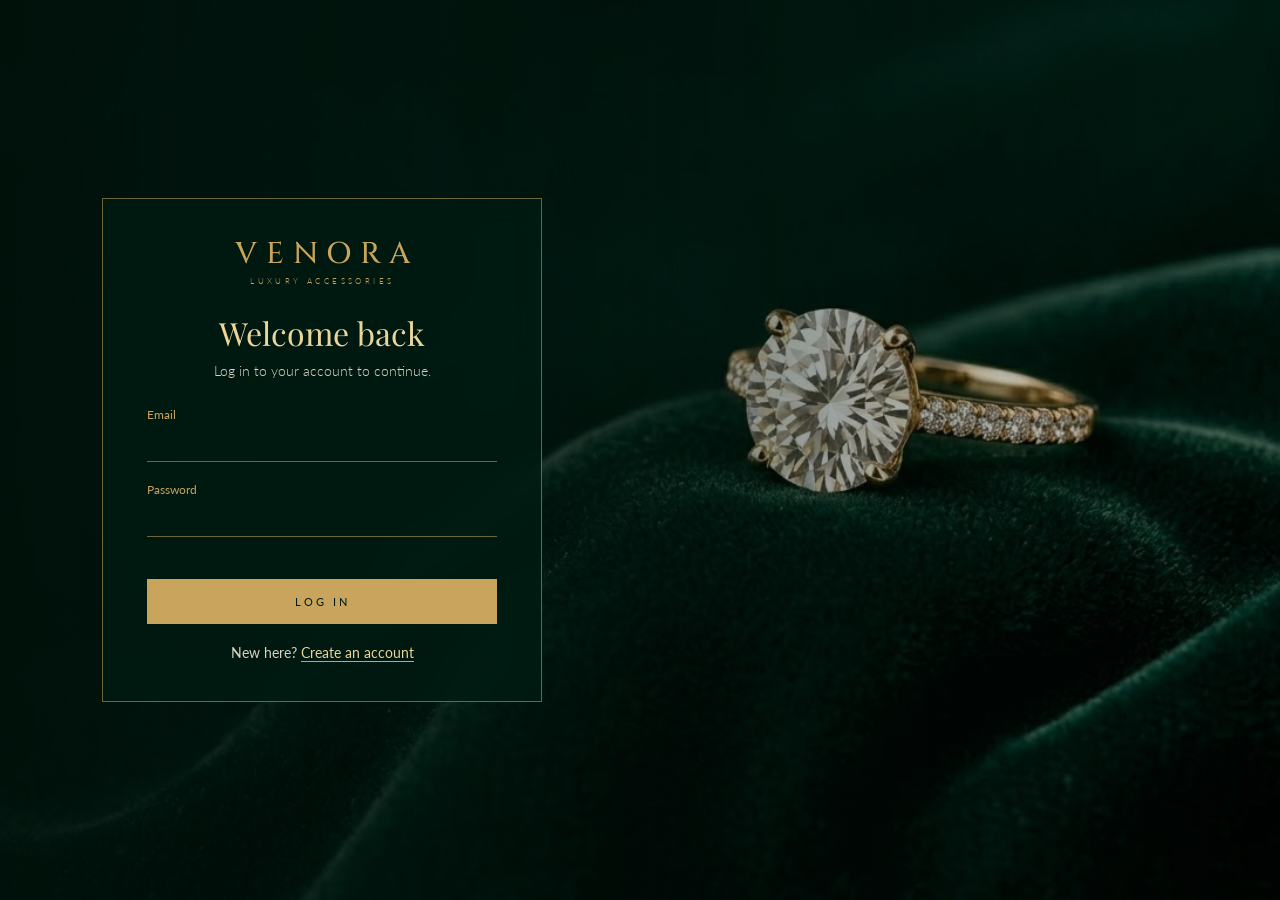
<file: login.html>
<!DOCTYPE html>
<html lang="en">
<head>
  <meta charset="UTF-8">
  <meta name="viewport" content="width=device-width, initial-scale=1">
  <title>Log in | VENORA</title>
  <link rel="preconnect" href="https://fonts.googleapis.com">
  <link rel="preconnect" href="https://fonts.gstatic.com" crossorigin>
  <link href="https://fonts.googleapis.com/css2?family=Cinzel:wght@400;500&family=Playfair+Display:ital,wght@0,400;0,500;1,400;1,500&family=Lato:wght@300;400&display=swap" rel="stylesheet">
  <link rel="stylesheet" href="css/style.css">
</head>
<body class="auth-page">
  <main class="auth">
    <div class="auth-card">
      <a href="index.html" class="logo" aria-label="VENORA">
        <span class="logo-name">VENORA</span>
        <span class="logo-tag">Luxury Accessories</span>
      </a>
      <h1>Welcome back</h1>
      <p class="sub">Log in to your account to continue.</p>
      <form id="authForm" novalidate>
        <div class="field">
          <label for="email">Email</label>
          <input id="email" name="email" type="email" autocomplete="email" required>
        </div>
        <div class="field">
          <label for="password">Password</label>
          <input id="password" name="password" type="password" autocomplete="current-password" required>
        </div>
        <div class="form-msg" id="formMsg" role="alert"></div>
        <button class="btn" type="submit">Log in</button>
      </form>
      <p class="alt">New here? <a href="register.html">Create an account</a></p>
    </div>
  </main>
  <script>
  const form = document.getElementById('authForm');
  const msg = document.getElementById('formMsg');

  form.addEventListener('submit', async e => {
    e.preventDefault();
    msg.textContent = '';

    const email = form.email.value.trim().toLowerCase();
    const password = form.password.value;

    if (!email || !password) {
      msg.textContent = 'Please enter email and password.';
      return;
    }

    try {
      const res = await fetch('/venora/backend/api/auth.php?action=login', {
        method: 'POST',
        headers: { 'Content-Type': 'application/json' },
        body: JSON.stringify({ email, password })
      });
      const data = await res.json();

      if (!res.ok) {
        if (data.code === 'no_account') {
          msg.innerHTML = 'No account found for this email. <a href="register.html">Create an account first</a>.';
        } else {
          msg.textContent = data.error || 'Login failed.';
        }
        return;
      }
            const next = sessionStorage.getItem('venora_next');
      sessionStorage.removeItem('venora_next');
      location.href = next || 'index.html';
    } catch (err) {
      msg.textContent = 'Could not reach the server.';
    }
  });
</script>
</body>
</html>
</file>
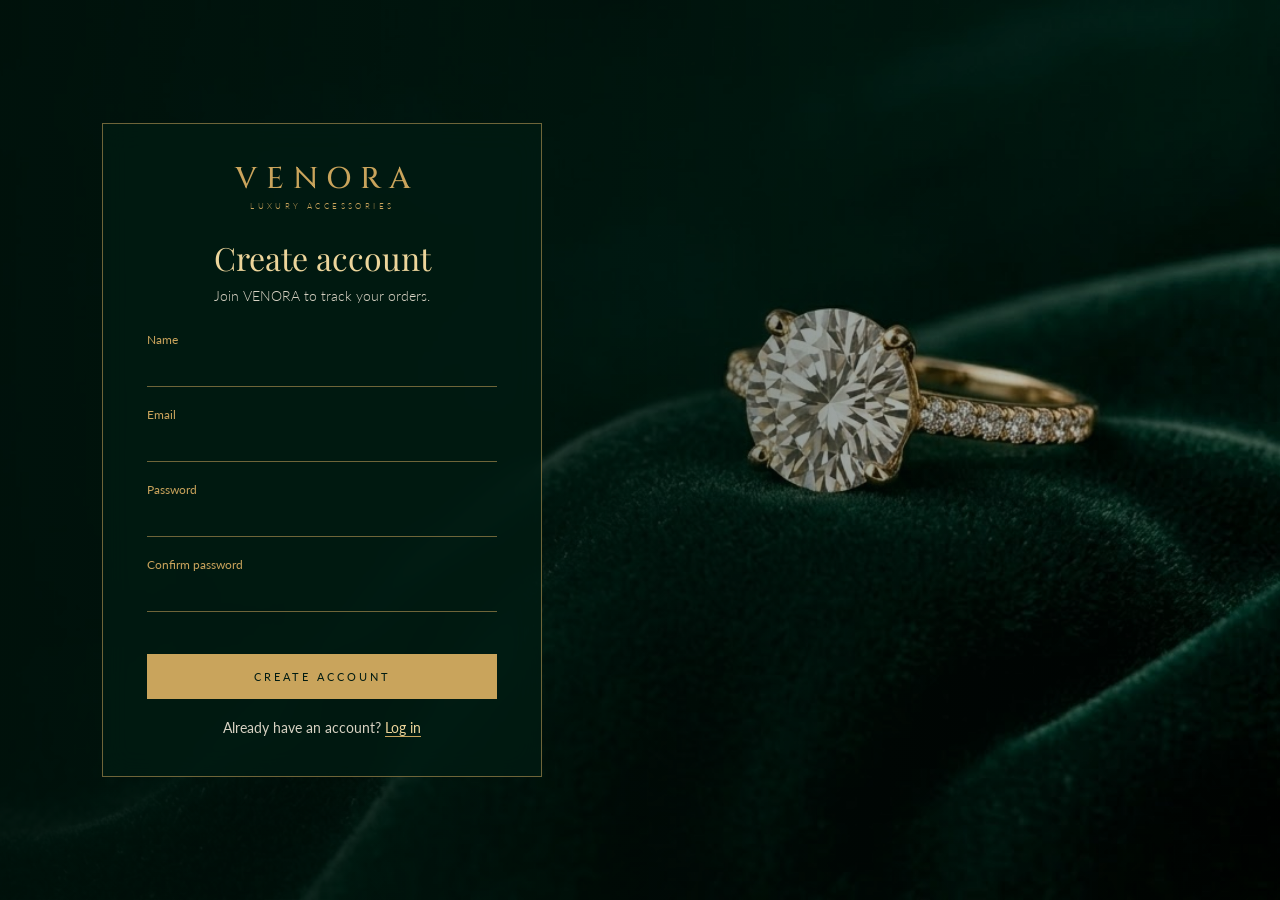
<file: register.html>
<!DOCTYPE html>
<html lang="en">
<head>
  <meta charset="UTF-8">
  <meta name="viewport" content="width=device-width, initial-scale=1">
  <title>Create account | VENORA</title>
  <link rel="preconnect" href="https://fonts.googleapis.com">
  <link rel="preconnect" href="https://fonts.gstatic.com" crossorigin>
  <link href="https://fonts.googleapis.com/css2?family=Cinzel:wght@400;500&family=Playfair+Display:ital,wght@0,400;0,500;1,400;1,500&family=Lato:wght@300;400&display=swap" rel="stylesheet">
  <link rel="stylesheet" href="css/style.css">
</head>
<body class="auth-page">
  <main class="auth">
    <div class="auth-card">
      <a href="index.html" class="logo" aria-label="VENORA">
        <span class="logo-name">VENORA</span>
        <span class="logo-tag">Luxury Accessories</span>
      </a>
      <h1>Create account</h1>
      <p class="sub">Join VENORA to track your orders.</p>
      <form id="authForm" novalidate>
        <div class="field">
          <label for="name">Name</label>
          <input id="name" name="name" type="text" autocomplete="name" required>
        </div>
        <div class="field">
          <label for="email">Email</label>
          <input id="email" name="email" type="email" autocomplete="email" required>
        </div>
        <div class="field">
          <label for="password">Password</label>
          <input id="password" name="password" type="password" autocomplete="new-password" required minlength="4">
        </div>
        <div class="field">
          <label for="confirm">Confirm password</label>
          <input id="confirm" name="confirm" type="password" autocomplete="new-password" required>
        </div>
        <div class="form-msg" id="formMsg" role="alert"></div>
        <button class="btn" type="submit">Create account</button>
      </form>
      <p class="alt">Already have an account? <a href="login.html">Log in</a></p>
    </div>
  </main>
  <script>
  const form = document.getElementById('authForm');
  const msg = document.getElementById('formMsg');

  form.addEventListener('submit', async e => {
    e.preventDefault();
    msg.textContent = '';

    const full_name = form.name.value.trim();
    const email = form.email.value.trim().toLowerCase();
    const password = form.password.value;
    const confirm = form.confirm.value;

    if (!full_name || !email || !password) {
      msg.textContent = 'Please fill all fields.';
      return;
    }
    if (password !== confirm) {
      msg.textContent = 'Passwords do not match.';
      return;
    }
    if (password.length < 8) {
      msg.textContent = 'Password must be at least 8 characters.';
      return;
    }

    try {
      const res = await fetch('/venora/backend/api/auth.php?action=register', {
        method: 'POST',
        headers: { 'Content-Type': 'application/json' },
        body: JSON.stringify({ full_name, email, password })
      });
      const data = await res.json();

      if (!res.ok) {
        msg.textContent = data.error || 'Could not create the account.';
        return;
      }
            const next = sessionStorage.getItem('venora_next');
      sessionStorage.removeItem('venora_next');
      location.href = next || 'index.html';
    } catch (err) {
      msg.textContent = 'Could not reach the server.';
    }
  });
</script>
</body>
</html>
</file>
<file: css/style.css>
:root {
  --green: #011b12;
  --green-deep: #00110b;
  --gold: #c9a45c;
  --gold-light: #ecd59b;
  --cream: #f3e8d6;
  --brown: #7a5a2a;
}
* { margin: 0; padding: 0; box-sizing: border-box; }
html { scroll-behavior: smooth; }
body { font-family: 'Lato', sans-serif; background: var(--green); color: #fff; }
a { color: inherit; text-decoration: none; }
:focus-visible { outline: 2px solid var(--gold-light); outline-offset: 4px; }

/* ---------- Header ---------- */
.header {
  position: sticky; top: 0; z-index: 50;
  display: grid; grid-template-columns: minmax(200px, 1fr) auto minmax(260px, 1fr); align-items: center;
  padding: 14px 48px;
  background: rgba(1, 27, 18, .88);
  -webkit-backdrop-filter: blur(10px); backdrop-filter: blur(10px);
  border-bottom: 1px solid rgba(201,164,92,.35);
}

/* Nav */
.nav { display: flex; gap: 0; justify-content: center; }
.nav a {
  position: relative; color: var(--gold);
  font-size: 12px; letter-spacing: 2.5px; text-transform: uppercase;
  transition: color .3s;
}
.nav a { padding: 6px 24px; }
.nav a:not(:last-child) { border-right: 1px solid rgba(201,164,92,.35); }
.nav a::after {
  content: ""; position: absolute; left: 24px; right: 24px; bottom: 0; height: 1px;
  background: var(--gold-light); transform: scaleX(0); transform-origin: left;
  transition: transform .35s ease;
}
.nav a:hover, .nav a.active { color: var(--gold-light); }
.nav a:hover::after, .nav a.active::after { transform: scaleX(1); }

/* Icons */
.icons { display: flex; gap: 10px; justify-content: flex-end; color: var(--gold); }
.icons a {
  width: 42px; height: 42px; display: grid; place-items: center;
  border: 1px solid transparent; border-radius: 50%;
  transition: border-color .3s, color .3s, background .3s;
}
.icons a:hover { border-color: rgba(201,164,92,.6); color: var(--gold-light); background: rgba(201,164,92,.08); }
.icons svg { width: 22px; height: 22px; fill: none; stroke: currentColor; stroke-width: 1.2; stroke-linecap: round; stroke-linejoin: round; display: block; }

/* ---------- Logo ---------- */
.logo { justify-self: start; display: inline-flex; flex-direction: column; align-items: stretch; color: var(--gold); line-height: 1; }
.logo-name { font-family: 'Cinzel', serif; font-weight: 500; font-size: 30px; letter-spacing: 9px; padding-left: 9px; text-align: center; color: var(--gold); }
.logo-tag { display: flex; align-items: center; gap: 10px; margin-top: 8px; font-weight: 300; font-size: 8px; letter-spacing: 3.4px; text-transform: uppercase; white-space: nowrap; color: var(--gold); }
.logo-tag::before, .logo-tag::after { content: ""; flex: 1; height: 1px; background: var(--gold); opacity: .55; }
.logo:hover .logo-name { color: var(--gold-light); transition: color .3s; }

/* ---------- Hero ---------- */
.hero {
  position: relative; overflow: hidden;
  min-height: max(560px, calc(100vh - 100px));
  display: flex; align-items: center; padding: 0 80px;
  background: var(--green);
  border-bottom: 1px solid rgba(201,164,92,.35);
}
.hero-bg { position: absolute; inset: 0; width: 100%; height: 100%; object-fit: cover; object-position: 70% center; }
/* ظل ناعم يخلي النص أوضح والخاتم أبرز */
.hero::after {
  content: ""; position: absolute; inset: 0; z-index: 1; pointer-events: none;
  background:
    linear-gradient(90deg, rgba(0,17,11,.92) 0%, rgba(0,17,11,.6) 38%, rgba(0,17,11,0) 62%),
    radial-gradient(ellipse at 66% 45%, rgba(236,213,155,.10), transparent 45%);
}
.hero-text { position: relative; z-index: 3; max-width: 650px; }

.hero-subtitle { display: block; font-weight: 400; font-size: 12px; letter-spacing: 5px; text-transform: uppercase; color: var(--gold); margin-bottom: 18px; }
.hero h1 {
  font-family: 'Playfair Display', serif; font-weight: 400;
  font-size: clamp(38px, 4.6vw, 62px); line-height: 1.15; letter-spacing: 0;
  color: var(--gold-light);
}
.hero-italic { font-style: italic; font-weight: 400; color: var(--gold); }
.line { width: 80px; height: 1px; background: linear-gradient(90deg, var(--gold), transparent); margin: 26px 0; }
.hero p { font-size: 16px; margin-bottom: 34px; line-height: 1.75; color: #e9e4d8; max-width: 500px; font-weight: 300; }

.btn {
  display: inline-block; border: 1px solid var(--gold); color: var(--gold-light);
  padding: 15px 34px; font-size: 11px; letter-spacing: 3px; text-transform: uppercase;
  transition: background .3s ease, border-color .3s ease;
}
.btn:hover { background: rgba(201,164,92,.14); border-color: var(--gold-light); }

/* لمعة الألماسة */
.spark {
  position: absolute; z-index: 2; width: 34px; height: 34px; pointer-events: none;
  background: radial-gradient(circle, #fff 0 2px, transparent 3px);
  opacity: 0; transform: scale(.2);
  animation: twinkle 4.8s ease-in-out infinite;
}
.spark::before, .spark::after {
  content: ""; position: absolute; left: 50%; top: 50%;
  background: linear-gradient(90deg, transparent, #fff, transparent);
  transform: translate(-50%, -50%);
}
.spark::before { width: 100%; height: 1.5px; }
.spark::after  { width: 1.5px; height: 100%; background: linear-gradient(180deg, transparent, #fff, transparent); }
.s1 { left: 61%; top: 36%; }
.s2 { left: 69%; top: 42%; width: 24px; height: 24px; animation-delay: 1.6s; }
.s3 { left: 64%; top: 52%; width: 18px; height: 18px; animation-delay: 3.1s; }
@keyframes twinkle {
  0%, 60%, 100% { opacity: 0; transform: scale(.2) rotate(0); }
  72% { opacity: 1; transform: scale(1) rotate(45deg); }
  85% { opacity: 0; transform: scale(.4) rotate(90deg); }
}

/* دخول الهيرو مرة واحدة عند فتح الصفحة */
.hero-text > * { opacity: 0; transform: translateY(18px); animation: rise .9s ease forwards; }
.hero-text > :nth-child(1) { animation-delay: .1s; }
.hero-text > :nth-child(2) { animation-delay: .25s; }
.hero-text > :nth-child(3) { animation-delay: .4s; }
.hero-text > :nth-child(4) { animation-delay: .5s; }
.hero-text > :nth-child(5) { animation-delay: .65s; }
@keyframes rise { to { opacity: 1; transform: none; } }

@media (prefers-reduced-motion: reduce) {
  .hero-text > * { animation: none; opacity: 1; transform: none; }
  .spark { animation: none; }
  html { scroll-behavior: auto; }
}

/* ---------- Categories ---------- */
.categories { background: var(--cream); padding: 30px 60px 36px; text-align: center; color: var(--green); }
.categories h2 { font-family: 'Cormorant Garamond', serif; font-weight: 500; font-size: 30px; letter-spacing: 4px; text-transform: uppercase; }
.divider { display: flex; align-items: center; justify-content: center; gap: 10px; margin: 6px auto 22px; width: 300px; color: var(--gold); }
.divider::before, .divider::after { content: ""; flex: 1; height: 1px; background: var(--gold); }
.cards { display: grid; grid-template-columns: repeat(5, 1fr); gap: 22px; }
.card { background: #f7efe1; border-radius: 4px; overflow: hidden; box-shadow: 0 2px 8px rgba(0,0,0,.1); transition: transform .2s; }
.card:hover { transform: translateY(-4px); }
.card { overflow: hidden; }
.card img { width: 100%; aspect-ratio: 784 / 1168; height: auto; object-fit: cover; object-position: center; display: block; background: #e5d8c0; transition: transform .6s ease; }
.card:hover img { transform: scale(1.04); }
/* لو صورة لسه مقصوصة: غيّري النسبة الثانية (فوق/تحت). مثال: center 80% يظهر الجزء الأسفل */
.card:hover img { transform: none; }
.card span { display: block; padding: 12px; font-family: 'Cormorant Garamond', serif; font-size: 18px; letter-spacing: 2px; text-transform: uppercase; color: var(--brown); }

/* ---------- Footer ---------- */
.footer { display: grid; grid-template-columns: 1.3fr 1fr 1fr; gap: 24px 60px; align-items: start; padding: 56px 80px 22px; }
.f-brand { display: flex; flex-direction: column; gap: 18px; align-items: flex-start; }
.f-brand .logo-name { font-size: 26px; letter-spacing: 8px; }
.f-brand p { font-size: 14px; line-height: 1.7; color: #e0dccf; font-weight: 300; }
.f-col h4 { font-family: 'Playfair Display', serif; color: var(--gold-light); font-weight: 400; font-size: 20px; margin-bottom: 14px; }
.f-col p { font-size: 14px; line-height: 1.5; margin-bottom: 8px; color: #e0dccf; font-weight: 300; }
.f-col a { transition: color .3s; }
.f-col p a:hover { color: var(--gold-light); }
.socials { display: flex; gap: 10px; margin-top: 18px; }
.socials a { width: 38px; height: 38px; display: grid; place-items: center; border: 1px solid rgba(201,164,92,.45); border-radius: 50%; color: var(--gold); transition: background .3s, color .3s; }
.socials a:hover { background: var(--gold); color: var(--green); }
.socials svg { width: 18px; height: 18px; fill: none; stroke: currentColor; stroke-width: 1.3; stroke-linecap: round; stroke-linejoin: round; }
.copy { grid-column: 1 / -1; text-align: center; font-size: 11px; letter-spacing: 1.5px; text-transform: uppercase; color: rgba(255,255,255,.5); margin-top: 20px; padding-top: 20px; border-top: 1px solid rgba(201,164,92,.25); }

/* ---------- About / Contact pages ---------- */
.page-hero { background: var(--green); text-align: center; padding: 50px 20px; border-bottom: 1px solid rgba(201,164,92,.35); }
.page-hero h1 { font-family: 'Cormorant Garamond', serif; font-weight: 500; font-size: 40px; letter-spacing: 5px; text-transform: uppercase; color: var(--gold); }
.page { background: var(--cream); color: var(--green); padding: 50px 20px; min-height: 320px; }
.page-box { max-width: 760px; margin: 0 auto; }
.page-box h2, .page-box h3 { font-family: 'Cormorant Garamond', serif; font-weight: 500; letter-spacing: 2px; text-transform: uppercase; color: var(--brown); margin: 18px 0 8px; }
.page-box p { line-height: 1.8; }
.contact-grid { display: grid; grid-template-columns: repeat(2, 1fr); gap: 10px 30px; }

/* ---------- Mobile ---------- */
@media (max-width: 800px) {
  .header { padding: 12px 16px; grid-template-columns: 1fr auto; row-gap: 10px; }
  .logo-name { font-size: 24px; letter-spacing: 6px; }
  .nav { grid-column: 1 / -1; order: 3; flex-wrap: wrap; }
  .nav a { padding: 6px 14px; }
  .nav a::after { left: 14px; right: 14px; }
  .icons a { width: 38px; height: 38px; }
  .hero { padding: 0 24px; min-height: 520px; }
  .hero::after { background: rgba(0,17,11,.62); }
  .spark { display: none; }
  .categories { padding: 24px 16px; }
  .cards { grid-template-columns: repeat(2, 1fr); }
  .footer { grid-template-columns: 1fr; padding: 36px 20px 20px; }
  .contact-grid { grid-template-columns: 1fr; }
}
/* ---------- Auth pages ---------- */
.auth-page { min-height: 100vh; background: var(--green) url('../images/hero.jpeg') 70% center / cover no-repeat; position: relative; }
.auth-page::before { content: ""; position: fixed; inset: 0; background: linear-gradient(90deg, rgba(0,17,11,.9) 0%, rgba(0,17,11,.55) 45%, rgba(0,17,11,.1) 100%); pointer-events: none; }
.auth { position: relative; z-index: 1; min-height: 100vh; display: flex; align-items: center; padding: 24px 8vw; }
.auth-card { width: 100%; max-width: 440px; padding: 40px 44px; background: rgba(1,27,18,.78); -webkit-backdrop-filter: blur(14px); backdrop-filter: blur(14px); border: 1px solid rgba(201,164,92,.55); text-align: center; }
.auth-card .logo { align-items: center; margin: 0 auto 26px; }
.auth-card h1 { font-family: 'Playfair Display', serif; font-weight: 400; font-size: 32px; color: var(--gold-light); }
.auth-card .sub { margin: 8px 0 28px; font-size: 14px; color: #d8d3c4; font-weight: 300; }
.auth-card form { text-align: left; }
.field { margin-bottom: 20px; }
.row2 { display: grid; grid-template-columns: 1fr 1fr; gap: 0 20px; }
.field label { display: block; font-size: 12px; color: var(--gold); margin-bottom: 2px; }
.field input { width: 100%; padding: 9px 0; background: transparent; border: 0; border-bottom: 1px solid rgba(201,164,92,.55); font: inherit; font-size: 16px; color: #fff; outline: none; transition: border-color .3s; }
.field input:focus { border-bottom-color: var(--gold-light); }
.field input:-webkit-autofill { -webkit-text-fill-color: #fff; -webkit-box-shadow: 0 0 0 40px #07251a inset; }
.auth-card button.btn { width: 100%; margin-top: 2px; background: var(--gold); border-color: var(--gold); color: var(--green); cursor: pointer; font-family: inherit; }
.auth-card button.btn:hover { background: var(--gold-light); border-color: var(--gold-light); }
.form-msg { min-height: 20px; font-size: 13px; color: #f0a090; text-align: center; }
.alt { margin-top: 20px; font-size: 14px; color: #d8d3c4; }
.alt a { color: var(--gold-light); border-bottom: 1px solid var(--gold); }
/* شاشات اللاب القصيرة: نضغط المسافات عشان الصفحة تبقى في شاشة واحدة من غير سكرول */
@media (max-height: 820px) {
  .auth-card { padding: 26px 38px; }
  .auth-card .logo { margin-bottom: 14px; }
  .auth-card .logo-name { font-size: 26px; }
  .auth-card h1 { font-size: 27px; }
  .auth-card .sub { margin: 6px 0 16px; font-size: 13px; }
  .field { margin-bottom: 12px; }
  .field input { padding: 6px 0; }
  .alt { margin-top: 12px; }
  .form-msg { min-height: 16px; }
}
@media (max-width: 800px) {
  .auth { justify-content: center; padding: 20px 16px; }
  .auth-page::before { background: rgba(0,17,11,.7); }
  .auth-card { padding: 30px 24px; }
  .row2 { grid-template-columns: 1fr; }
}

.hello { align-self: center; margin-right: 6px; color: var(--gold-light); font-size: 12px; letter-spacing: 1.5px; }
.form-msg a { color: var(--gold-light); border-bottom: 1px solid var(--gold); }
.hello { align-self: center; margin-right: 6px; color: var(--gold-light); font-size: 12px; letter-spacing: 1.5px; }
.form-msg a { color: var(--gold-light); border-bottom: 1px solid var(--gold); }

/* ---------- Profile ---------- */
.profile { max-width: 980px; margin: 0 auto; padding: 56px 24px 72px; min-height: 60vh; }
.profile-head { display: flex; justify-content: space-between; align-items: center; gap: 20px; flex-wrap: wrap; }
.profile h1 { font-family: 'Playfair Display', serif; font-weight: 400; font-size: 40px; color: var(--gold-light); }
.muted { color: #bdb8a8; font-size: 14px; font-weight: 300; }
.lnk { color: var(--gold-light); border-bottom: 1px solid var(--gold); }
.profile .btn { background: transparent; cursor: pointer; font-family: inherit; }
.btn.small { padding: 9px 18px; font-size: 10px; }
.stats { display: grid; grid-template-columns: repeat(4, 1fr); gap: 16px; margin: 36px 0 44px; }
.stat { border: 1px solid rgba(201,164,92,.4); background: #052a1b; padding: 22px; }
.stat b { display: block; font-family: 'Playfair Display', serif; font-weight: 400; font-size: 28px; color: var(--gold-light); }
.stat span { font-size: 12px; letter-spacing: 2px; text-transform: uppercase; color: var(--gold); }
.p-title { font-family: 'Playfair Display', serif; font-weight: 400; font-size: 26px; color: var(--gold-light); margin-bottom: 18px; }
.order { border: 1px solid rgba(201,164,92,.4); background: #052a1b; padding: 22px 24px; margin-bottom: 16px; }
.order-top, .order-bottom { display: flex; justify-content: space-between; align-items: center; gap: 12px; }
.order ul { list-style: none; margin: 16px 0; padding: 14px 0; border-top: 1px solid rgba(201,164,92,.25); border-bottom: 1px solid rgba(201,164,92,.25); }
.order li { display: flex; justify-content: space-between; font-size: 14px; padding: 4px 0; color: #e6e1d2; }
.badge { font-size: 11px; letter-spacing: 2px; text-transform: uppercase; padding: 5px 12px; border: 1px solid currentColor; }
.badge.processing { color: #e6c36a; } .badge.shipped { color: #8fc0e8; }
.badge.delivered { color: #8fd1a4; } .badge.cancelled { color: #d98f82; }
@media (max-width: 800px) { .stats { grid-template-columns: repeat(2, 1fr); } .profile h1 { font-size: 30px; } }
/* ---------- Category / products ---------- */
.shop { max-width: 1180px; margin: 0 auto; padding: 48px 24px 80px; min-height: 60vh; }
.crumb { color: var(--gold); font-size: 12px; letter-spacing: 2.5px; text-transform: uppercase; transition: color .3s; }
.crumb:hover { color: var(--gold-light); }
.shop h1 { font-family: 'Playfair Display', serif; font-weight: 400; font-size: clamp(34px, 4vw, 52px); color: var(--gold-light); margin: 18px 0 8px; }
.products { display: grid; grid-template-columns: repeat(4, 1fr); gap: 24px; margin-top: 36px; }
.product { display: block; border: 1px solid rgba(201,164,92,.35); background: #052a1b; transition: border-color .3s; }
.product:hover { border-color: var(--gold-light); }
.product img { width: 100%; aspect-ratio: 4 / 5; object-fit: cover; display: block; background: #0a3524; }
.product-info { padding: 16px 18px 20px; }
.product-info h3 { font-family: 'Playfair Display', serif; font-weight: 400; font-size: 19px; color: #fff; }
.price { display: block; margin-top: 6px; color: var(--gold-light); font-size: 14px; letter-spacing: 1px; }
@media (max-width: 1000px) { .products { grid-template-columns: repeat(3, 1fr); } }
@media (max-width: 700px) { .products { grid-template-columns: repeat(2, 1fr); gap: 14px; } }
/* ---------- Header: Log in link ---------- */
.login-link { align-self: center; margin-right: 8px; padding: 8px 20px; border: 1px solid rgba(201,164,92,.6); color: var(--gold); font-size: 11px; letter-spacing: 2.5px; text-transform: uppercase; transition: background .3s, color .3s; }
.login-link:hover { background: rgba(201,164,92,.15); color: var(--gold-light); }

/* ---------- Collection page (3 products + arrows) ---------- */
.collection { height: calc(100vh - 116px); min-height: 560px; display: flex; flex-direction: column; padding: 32px 32px 40px; }
.collection h1 { text-align: center; font-family: 'Playfair Display', serif; font-weight: 400; font-size: clamp(28px, 3vw, 42px); color: var(--gold-light); }
.collection h1::after { content: ""; display: block; width: 70px; height: 1px; background: var(--gold); margin: 14px auto 0; }
.slider { --gap: 24px; --per-view: 3; flex: 1; min-height: 0; display: grid; grid-template-columns: auto 1fr auto; gap: 18px; margin-top: 26px; }
.s-viewport { overflow: hidden; min-height: 0; }
.s-track { display: flex; gap: var(--gap); height: 100%; transition: transform .5s cubic-bezier(.4, 0, .2, 1); }
.slide { flex: 0 0 calc((100% - (var(--per-view) - 1) * var(--gap)) / var(--per-view)); display: flex; flex-direction: column; min-height: 0; border: 1px solid rgba(201,164,92,.4); background: #052a1b; }
.slide img { flex: 1; min-height: 0; width: 100%; object-fit: cover; display: block; background: #0a3524; }
.slide-info { padding: 16px 20px 20px; }
.slide-info h3 { font-family: 'Playfair Display', serif; font-weight: 400; font-size: 21px; color: #fff; }
.slide-desc { margin-top: 6px; font-size: 13px; line-height: 1.5; color: #cfcabb; font-weight: 300; display: -webkit-box; -webkit-line-clamp: 2; -webkit-box-orient: vertical; overflow: hidden; }
.price { display: block; margin-top: 10px; color: var(--gold-light); font-size: 15px; letter-spacing: 1px; }
.arrow { align-self: center; width: 48px; height: 48px; border-radius: 50%; border: 1px solid var(--gold); background: transparent; color: var(--gold); cursor: pointer; display: grid; place-items: center; transition: background .3s, color .3s, opacity .3s; }
.arrow:hover:not(:disabled) { background: rgba(201,164,92,.15); color: var(--gold-light); }
.arrow:disabled { opacity: .25; cursor: default; }
.arrow svg { width: 22px; height: 22px; fill: none; stroke: currentColor; stroke-width: 1.5; stroke-linecap: round; stroke-linejoin: round; }
@media (max-width: 1000px) { .slider { --per-view: 2; } }
@media (max-width: 700px) {
  .collection { height: auto; min-height: 0; padding: 24px 12px 32px; }
  .slider { --per-view: 1; gap: 8px; }
  .arrow { width: 38px; height: 38px; }
  .slide img { flex: none; aspect-ratio: 4 / 5; height: auto; }
}
/* =====================================================
   CART PAGE
   ===================================================== */
.cart-badge {
  position: absolute;
  top: 2px; right: 2px;
  min-width: 16px; height: 16px;
  background: var(--gold);
  color: var(--green);
  font-size: 10px; font-weight: 600;
  border-radius: 50%;
  display: none;
  place-items: center;
  line-height: 1;
  pointer-events: none;
}
.icons a { position: relative; }
.icons a.active-icon { border-color: rgba(201,164,92,.6); color: var(--gold-light); }

.cart-hero {
  position: relative;
  min-height: 220px;
  display: flex;
  align-items: center;
  justify-content: center;
  background: var(--green-deep);
  border-bottom: 1px solid rgba(201,164,92,.35);
  overflow: hidden;
}
.cart-hero::before {
  content: "";
  position: absolute; inset: 0;
  background:
    radial-gradient(ellipse at 30% 50%, rgba(201,164,92,.08), transparent 50%),
    radial-gradient(ellipse at 70% 40%, rgba(236,213,155,.06), transparent 45%);
  pointer-events: none;
}
.cart-hero-content {
  position: relative; z-index: 2;
  text-align: center;
  padding: 40px 20px;
}
.cart-eyebrow {
  display: block;
  font-size: 11px;
  letter-spacing: 5px;
  text-transform: uppercase;
  color: var(--gold);
  margin-bottom: 12px;
}
.cart-hero h1 {
  font-family: 'Playfair Display', serif;
  font-weight: 400;
  font-size: clamp(36px, 5vw, 56px);
  letter-spacing: 4px;
  color: var(--gold-light);
}

.cart-page {
  background: var(--green);
  min-height: 50vh;
  padding: 48px 20px 80px;
  display: flex;
  justify-content: center;
}
.cart-container {
  width: 100%;
  max-width: 640px;
}

.cart-empty {
  text-align: center;
  padding: 60px 20px;
  color: rgba(255,255,255,.7);
}
.cart-empty .empty-icon {
  color: var(--gold);
  opacity: .6;
  margin-bottom: 18px;
}
.cart-empty p {
  font-size: 16px;
  margin-bottom: 28px;
  letter-spacing: 1px;
}

.cart-panel {
  background: rgba(0, 12, 8, .85);
  border: 1px solid rgba(201,164,92,.35);
  border-radius: 4px;
  padding: 28px 28px 32px;
  backdrop-filter: blur(12px);
  -webkit-backdrop-filter: blur(12px);
  box-shadow: 0 20px 60px rgba(0,0,0,.45);
}

.cart-item {
  display: grid;
  grid-template-columns: 72px 1fr auto;
  grid-template-rows: auto auto;
  gap: 6px 16px;
  padding: 18px 0;
  border-bottom: 1px dashed rgba(201,164,92,.25);
  align-items: center;
}
.cart-item:last-of-type { border-bottom: none; }

.cart-item-img {
  grid-row: 1 / 3;
  width: 72px; height: 72px;
  border-radius: 4px;
  overflow: hidden;
  border: 1px solid rgba(201,164,92,.3);
  background: var(--green-deep);
}
.cart-item-img img {
  width: 100%; height: 100%;
  object-fit: cover;
  display: block;
}

.cart-item-info { grid-column: 2; }
.cart-item-name {
  font-family: 'Playfair Display', serif;
  font-size: 17px;
  font-weight: 400;
  color: var(--gold-light);
  margin-bottom: 4px;
}
.cart-item-price {
  font-size: 13px;
  color: rgba(236,213,155,.7);
  font-weight: 300;
}

.cart-item-controls {
  grid-column: 3;
  grid-row: 1;
  display: flex;
  align-items: center;
  gap: 10px;
  justify-self: end;
}

.qty-control {
  display: inline-flex;
  align-items: center;
  border: 1px solid rgba(201,164,92,.45);
  border-radius: 3px;
  overflow: hidden;
}
.qty-btn {
  width: 32px; height: 32px;
  background: transparent;
  border: none;
  color: var(--gold);
  font-size: 18px;
  cursor: pointer;
  display: grid;
  place-items: center;
  transition: background .25s, color .25s;
  line-height: 1;
}
.qty-btn:hover {
  background: rgba(201,164,92,.15);
  color: var(--gold-light);
}
.qty-value {
  min-width: 28px;
  text-align: center;
  font-size: 14px;
  color: #fff;
  font-weight: 400;
}

.remove-btn {
  width: 28px; height: 28px;
  background: transparent;
  border: 1px solid transparent;
  border-radius: 50%;
  color: rgba(236,213,155,.55);
  font-size: 20px;
  cursor: pointer;
  display: grid;
  place-items: center;
  transition: color .25s, border-color .25s, background .25s;
  line-height: 1;
}
.remove-btn:hover {
  color: #e8a0a0;
  border-color: rgba(232,160,160,.4);
  background: rgba(232,160,160,.08);
}

.cart-item-line-total {
  grid-column: 3;
  grid-row: 2;
  justify-self: end;
  font-size: 14px;
  color: var(--gold);
  font-weight: 400;
}

.cart-divider {
  height: 1px;
  background: linear-gradient(90deg, transparent, rgba(201,164,92,.35), transparent);
  margin: 8px 0 20px;
}

.cart-label {
  display: block;
  font-size: 11px;
  letter-spacing: 3px;
  text-transform: uppercase;
  color: var(--gold);
  margin-bottom: 10px;
}
.cart-notes textarea {
  width: 100%;
  background: rgba(0,17,11,.6);
  border: 1px solid rgba(201,164,92,.35);
  border-radius: 3px;
  color: #e9e4d8;
  font-family: 'Lato', sans-serif;
  font-size: 14px;
  font-weight: 300;
  padding: 12px 14px;
  resize: vertical;
  min-height: 80px;
  transition: border-color .3s;
}
.cart-notes textarea::placeholder {
  color: rgba(233,228,216,.4);
}
.cart-notes textarea:focus {
  outline: none;
  border-color: var(--gold);
}

.cart-summary {
  margin-bottom: 28px;
}
.summary-row {
  display: flex;
  justify-content: space-between;
  align-items: center;
  padding: 6px 0;
  font-size: 14px;
  color: rgba(233,228,216,.8);
}
.summary-row.total {
  margin-top: 8px;
  padding-top: 12px;
  border-top: 1px solid rgba(201,164,92,.3);
  font-size: 18px;
  color: var(--gold-light);
  font-family: 'Playfair Display', serif;
}

.cart-actions {
  display: flex;
  gap: 14px;
  justify-content: flex-end;
  flex-wrap: wrap;
}
.btn-outline {
  background: transparent;
  border: 1px solid rgba(201,164,92,.5);
  color: var(--gold);
}
.btn-outline::before { display: none; }
.btn-outline:hover {
  background: rgba(201,164,92,.12);
  color: var(--gold-light);
  border-color: var(--gold);
}

@media (max-width: 600px) {
  .cart-panel { padding: 20px 16px 24px; }
  .cart-item {
    grid-template-columns: 60px 1fr;
    grid-template-rows: auto auto auto;
  }
  .cart-item-img { width: 60px; height: 60px; }
  .cart-item-controls {
    grid-column: 1 / -1;
    grid-row: 3;
    justify-self: start;
    margin-top: 8px;
  }
  .cart-item-line-total {
    grid-column: 2;
    grid-row: 2;
    justify-self: end;
  }
  .cart-actions { justify-content: stretch; }
  .cart-actions .btn { flex: 1; text-align: center; }
}
</file>
